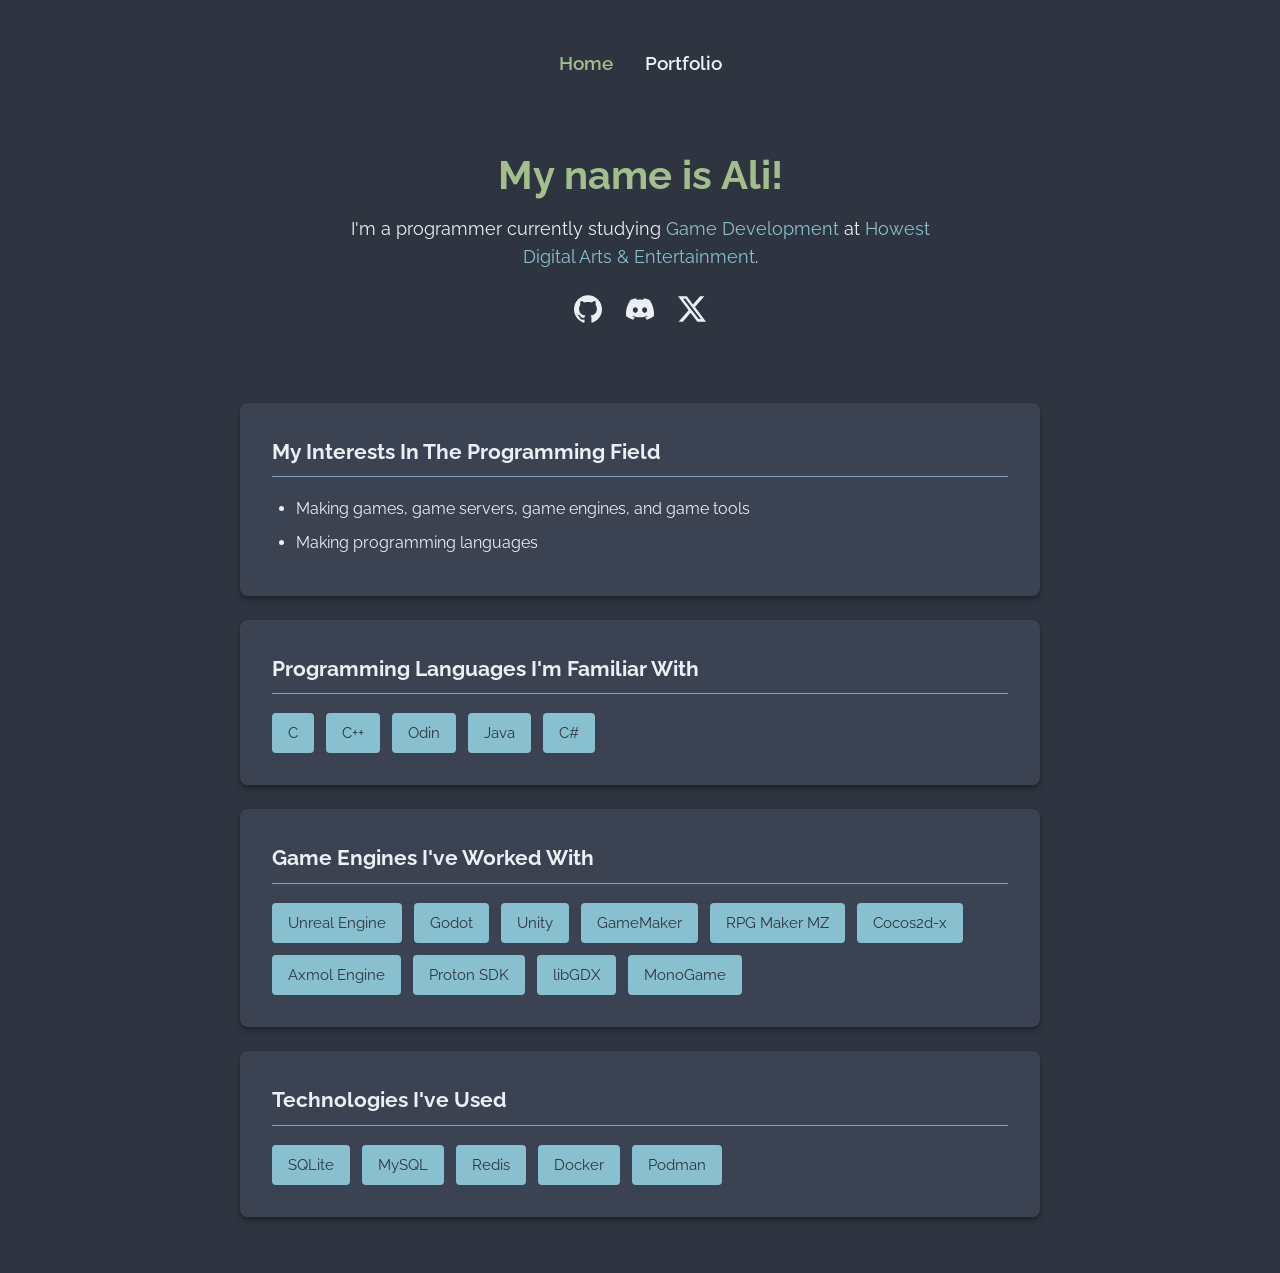
<file: index.html>
<!DOCTYPE html>
<html lang="en">
<head>
    <meta charset="UTF-8">
    <meta name="viewport" content="width=device-width, initial-scale=1.0">
    <title>Ali | Home</title>
    <link rel="preconnect" href="https://fonts.googleapis.com">
    <link rel="preconnect" href="https://fonts.gstatic.com" crossorigin>
    <link href="https://fonts.googleapis.com/css2?family=Raleway:ital,wght@0,100..900;1,100..900&display=swap" rel="stylesheet">
    <link rel="stylesheet" href="styles.css">
</head>
<body>
    <div class="container">
        <nav class="navbar">
            <a href="index.html" class="active">Home</a>
            <a href="portfolio.html">Portfolio</a>
        </nav>

        <header>
            <h1>My name is Ali!</h1>
            <p>
                I'm a programmer currently studying <a href="https://digitalartsandentertainment.be/page/31/Game%20Development" target="_blank">Game Development</a> at <a href="https://www.howest.be" target="_blank">Howest</a> <a href="https://digitalartsandentertainment.be" target="_blank">Digital Arts & Entertainment</a>.
            </p>

            <div class="social-links">
                <a href="https://github.com/alitoprak" target="_blank" aria-label="GitHub">
                    <svg viewBox="0 0 24 24" xmlns="http://www.w3.org/2000/svg">
                        <path d="M12 .297c-6.63 0-12 5.373-12 12 0 5.303 3.438 9.8 8.205 11.385.6.113.82-.258.82-.577 0-.285-.01-1.04-.015-2.04-3.338.724-4.042-1.61-4.042-1.61C4.422 18.07 3.633 17.7 3.633 17.7c-1.087-.744.084-.729.084-.729 1.205.084 1.838 1.236 1.838 1.236 1.07 1.835 2.809 1.305 3.495.998.108-.776.417-1.305.76-1.605-2.665-.3-5.466-1.332-5.466-5.93 0-1.31.465-2.38 1.235-3.22-.135-.303-.54-1.523.105-3.176 0 0 1.005-.322 3.3 1.23.96-.267 1.98-.399 3-.405 1.02.006 2.04.138 3 .405 2.28-1.552 3.285-1.23 3.285-1.23.645 1.653.24 2.873.12 3.176.765.84 1.23 1.91 1.23 3.22 0 4.61-2.805 5.625-5.475 5.92.42.36.81 1.096.81 2.22 0 1.606-.015 2.896-.015 3.286 0 .315.21.69.825.57C20.565 22.092 24 17.592 24 12.297c0-6.627-5.373-12-12-12"/>
                    </svg>
                </a>
                
                <button onclick="copyDiscord('alitoprak_k')" class="discord-btn" aria-label="Copy Discord Username">
                    <svg viewBox="0 0 24 24" xmlns="http://www.w3.org/2000/svg">
                        <path d="M20.317 4.37a19.791 19.791 0 00-4.885-1.515.074.074 0 00-.079.037c-.21.375-.445.865-.608 1.25a18.27 18.27 0 00-5.487 0 12.64 12.64 0 00-.618-1.25.077.077 0 00-.079-.037A19.736 19.736 0 003.677 4.37a.07.07 0 00-.032.028C.533 9.046-.32 13.58.099 18.058a.082.082 0 00.031.056 19.908 19.908 0 005.993 3.03.078.078 0 00.084-.028c.462-.63.873-1.295 1.226-1.994a.076.076 0 00-.041-.106 13.107 13.107 0 01-1.872-.892.077.077 0 01-.008-.128 10.2 10.2 0 00.372-.292.074.074 0 01.078-.01c3.928 1.793 8.18 1.793 12.062 0a.074.074 0 01.078.01c.12.098.246.198.373.292a.077.077 0 01-.006.127 12.299 12.299 0 01-1.873.892.077.077 0 00-.041.107c.36.698.772 1.362 1.225 1.993a.076.076 0 00.084.028 19.839 19.839 0 006.002-3.03.077.077 0 00.032-.054c.5-5.177-.838-9.674-3.549-13.66a.061.061 0 00-.031-.029zM8.02 15.33c-1.183 0-2.157-1.085-2.157-2.419 0-1.333.956-2.419 2.157-2.419 1.21 0 2.176 1.095 2.157 2.419 0 1.334-.956 2.419-2.157 2.419zm7.975 0c-1.183 0-2.157-1.085-2.157-2.419 0-1.333.955-2.419 2.157-2.419 1.21 0 2.176 1.095 2.157 2.419 0 1.334-.946 2.419-2.157 2.419z"/>
                    </svg>
                    <span class="tooltip" id="discord-tooltip">Copy Username</span>
                </button>

                <a href="https://twitter.com/kaynak180535" target="_blank" aria-label="Twitter">
                    <svg viewBox="0 0 24 24" xmlns="http://www.w3.org/2000/svg">
                        <path d="M18.901 1.153h3.68l-8.04 9.19L24 22.846h-7.406l-5.8-7.584-6.638 7.584H.474l8.6-9.83L0 1.154h7.594l5.243 6.932ZM17.61 20.644h2.039L6.486 3.24H4.298Z"/>
                    </svg>
                </a>
            </div>
        </header>

        <main>
            <section class="card">
                <h2>My Interests In The Programming Field</h2>
                <ul class="standard-list">
                    <li>Making games, game servers, game engines, and game tools</li>
                    <li>Making programming languages</li>
                </ul>
            </section>

            <section class="card">
                <h2>Programming Languages I'm Familiar With</h2>
                <ul class="tag-list">
                    <li>C</li>
                    <li>C++</li>
                    <li>Odin</li>
                    <li>Java</li>
                    <li>C#</li>
                </ul>
            </section>

            <section class="card">
                <h2>Game Engines I've Worked With</h2>
                <ul class="tag-list engines">
                    <li><a href="https://www.unrealengine.com/" target="_blank">Unreal Engine</a></li>
                    <li><a href="https://github.com/godotengine/godot" target="_blank">Godot</a></li>
                    <li><a href="https://unity.com/" target="_blank">Unity</a></li>
                    <li><a href="https://gamemaker.io/" target="_blank">GameMaker</a></li>
                    <li><a href="https://www.rpgmakerweb.com/products/rpg-maker-mz" target="_blank">RPG Maker MZ</a></li>
                    <li><a href="https://github.com/cocos2d/cocos2d-x" target="_blank">Cocos2d-x</a></li>
                    <li><a href="https://github.com/axmolengine/axmol" target="_blank">Axmol Engine</a></li>
                    <li><a href="https://github.com/SethRobinson/proton" target="_blank">Proton SDK</a></li>
                    <li><a href="https://github.com/libgdx/libgdx" target="_blank">libGDX</a></li>
                    <li><a href="https://github.com/MonoGame/MonoGame" target="_blank">MonoGame</a></li>
                </ul>
            </section>

            <section class="card">
                <h2>Technologies I've Used</h2>
                <ul class="tag-list">
                    <li>SQLite</li>
                    <li>MySQL</li>
                    <li>Redis</li>
                    <li>Docker</li>
                    <li>Podman</li>
                </ul>
            </section>
        </main>
    </div>
    <script>
        function copyDiscord(username) {
            navigator.clipboard.writeText(username).then(() => {
                const tooltip = document.getElementById("discord-tooltip");
                tooltip.textContent = "Copied!";
                setTimeout(() => {
                    tooltip.textContent = "Copy Username";
                }, 2000);
            }).catch(err => {
                console.error('Failed to copy: ', err);
            });
        }
    </script>
</body>
</html>
</file>
<file: styles.css>
:root {
    --bg-color: #2E3440;
    --card-bg: #3B4252;
    --text-primary: #ECEFF4;
    --text-secondary: #81A1C1;
    --accent: #88C0D0;
    --accent-hover: #A3BE8C;
}

* {
    box-sizing: border-box;
    margin: 0;
    padding: 0;
}

body {
    font-family: 'Raleway', system-ui, -apple-system, sans-serif;
    background-color: var(--bg-color);
    color: var(--text-primary);
    line-height: 1.6;
    padding: 2rem 1rem;
}

.container {
    max-width: 800px;
    margin: 0 auto;
}

.navbar {
    display: flex;
    justify-content: center;
    gap: 2rem;
    padding: 1rem 0;
    margin-bottom: 2rem;
}

.navbar a {
    color: var(--text-primary);
    text-decoration: none;
    font-size: 1.2rem;
    font-weight: 600;
    transition: color 0.2s ease;
}

.navbar a:hover, .navbar a.active {
    color: var(--accent-hover);
}

header {
    text-align: center;
    margin-bottom: 3rem;
    padding: 1rem 0 2rem 0;
    color: var(--text-primary);
}

header h1 {
    font-size: 2.5rem;
    margin-bottom: 0.5rem;
    color: var(--accent-hover);
}

header p {
    font-size: 1.1rem;
    max-width: 600px;
    margin: 0 auto;
}

header p a {
    color: var(--accent);
    text-decoration: none;
    transition: color 0.2s ease;
}

header p a:hover {
    color: var(--accent-hover);
    text-decoration: underline;
}

.card {
    background: var(--card-bg);
    padding: 2rem;
    margin-bottom: 1.5rem;
    box-shadow: 0 4px 6px -1px rgba(0, 0, 0, 0.3), 0 2px 4px -1px rgba(0, 0, 0, 0.15);
    border-radius: 8px;
}

.card h2 {
    margin-bottom: 1.2rem;
    font-size: 1.3rem;
    border-bottom: 1px solid var(--text-secondary);
    padding-bottom: 0.5rem;
}

.standard-list {
    padding-left: 1.5rem;
    color: var(--text-primary);
}

.standard-list li {
    margin-bottom: 0.5rem;
}

.tag-list {
    display: flex;
    flex-wrap: wrap;
    gap: 0.75rem;
    list-style: none;
}

.tag-list li {
    background: var(--accent);
    color: var(--bg-color);
    padding: 0.5rem 1rem;
    font-size: 0.95rem;
    transition: transform 0.2s ease;
    border-radius: 4px;
}

.tag-list li:hover {
    transform: translateY(-2px);
}

.tag-list a {
    color: var(--bg-color);
    text-decoration: none;
}

.tag-list.engines li:hover a {
    font-weight: 600;
}

.wip-content {
    text-align: center;
}

.wip-thumbnail {
    width: 100%;
    max-width: 600px;
    height: auto;
    border-radius: 8px;
    margin: 1.5rem 0;
    border: 2px dashed var(--text-secondary);
}

.social-links {
    display: flex;
    justify-content: center;
    gap: 1.5rem;
    margin-top: 1.5rem;
}

.social-links a, 
.social-links button {
    background: none;
    border: none;
    cursor: pointer;
    color: var(--text-primary);
    transition: transform 0.2s ease;
    position: relative;
    padding: 0;
    display: flex;
    align-items: center;
}

.social-links svg {
    width: 28px;
    height: 28px;
    fill: currentColor;
}

.social-links a:hover, 
.social-links button:hover {
    transform: translateY(-3px);
}

.discord-btn .tooltip {
    visibility: hidden;
    background-color: var(--card-bg);
    color: var(--text-primary);
    text-align: center;
    border-radius: 4px;
    padding: 6px 10px;
    position: absolute;
    z-index: 1;
    bottom: 135%;
    left: 50%;
    transform: translateX(-50%);
    font-size: 0.85rem;
    font-family: 'Raleway', sans-serif;
    opacity: 0;
    transition: opacity 0.3s;
    box-shadow: 0 4px 6px -1px rgba(0, 0, 0, 0.3);
    white-space: nowrap;
    border: 1px solid var(--text-secondary);
}

.discord-btn:hover .tooltip {
    visibility: visible;
    opacity: 1;
}
</file>
